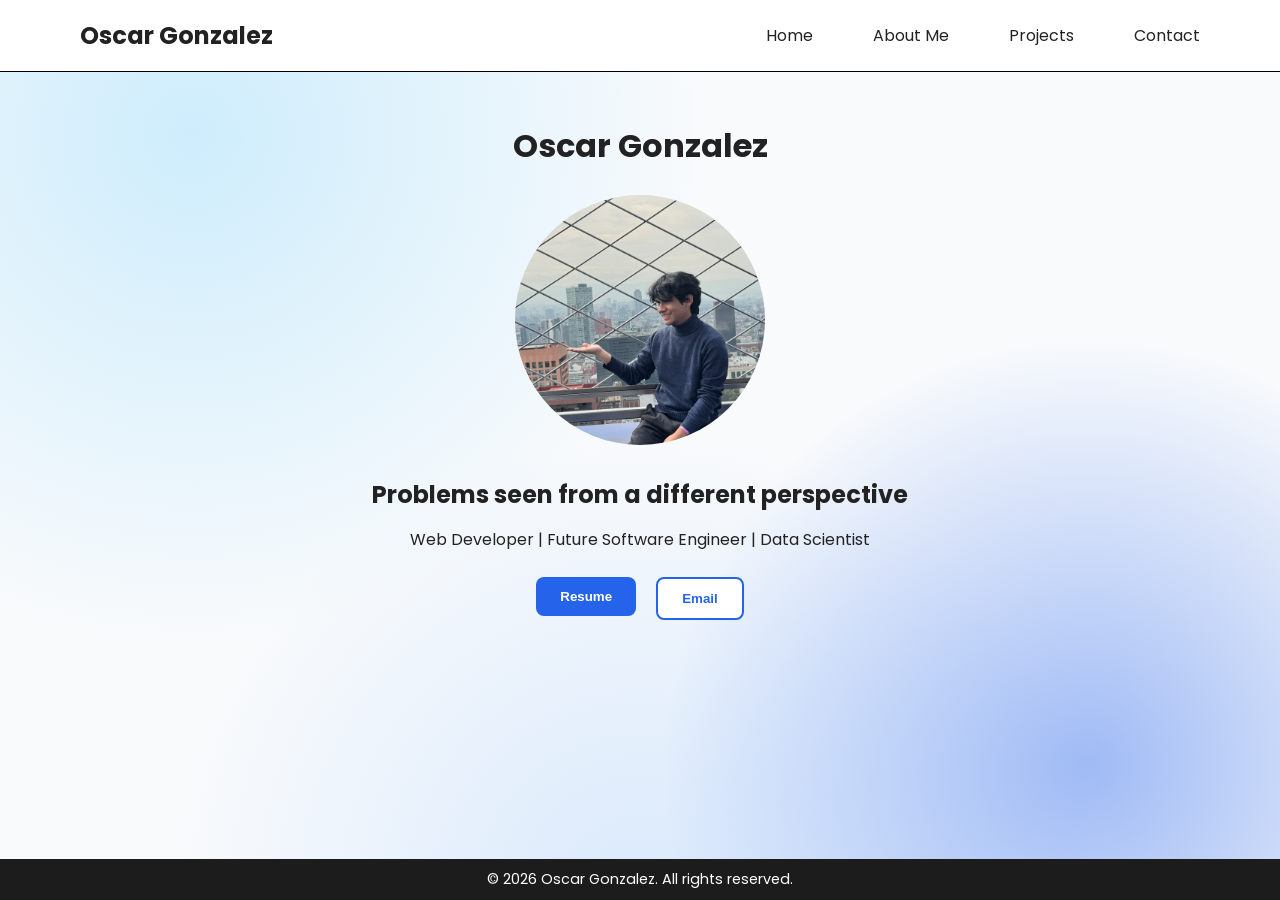
<file: index.html>
<!DOCTYPE html>
<html lang="en">
    <head>
        <meta charset="UTF-8">
        <meta name="viewport" content="width=device-width, initial-scale=1.0">
        <title>Home Menu </title>

        <link rel="preconnect" href="https://fonts.googleapis.com">
        <link rel="preconnect" href="https://fonts.gstatic.com" crossorigin>
        <link href="https://fonts.googleapis.com/css2?family=Poppins:wght@400;600;700&display=swap" rel="stylesheet">
        <link rel="stylesheet" href="style.css">
    </head>

    <body>
        <header>
            <nav>
                <h2>Oscar Gonzalez</h2>

                <div class="menu">
                    <a href="index.html">Home</a>
                    <a href="about-me.html">About Me</a>
                    <a href="projects.html">Projects</a>
                    <a href="contact.html">Contact</a>
                </div>
            </nav>
        </header>

        <main>
            <div class="intro">
                <div class="intro-text">
                    <h1>Oscar Gonzalez</h1>

                    <div class="profilepicture">
                        <img src="images/Profile.JPEG" alt="Foto de perfil">
                    </div>

                    <h2>Problems seen from a different perspective</h2>
                    <p>Web Developer | Future Software Engineer | Data Scientist</p>
                </div>

                <div class="buttons">
                    <div class="resume">
                        <a href="archives/Resume.pdf" target="_blank"><button>Resume</button></a>
                    </div>

                    <div class="email">
                        <a href="mailto:miguel.alonso2487@gmail.com"><button>Email</button></a>
                    </div>
                </div>
            </div>
        </main>

        <footer>
            <p>&copy; 2026 Oscar Gonzalez. All rights reserved.</p>
        </footer>
    </body>
</html>
</file>
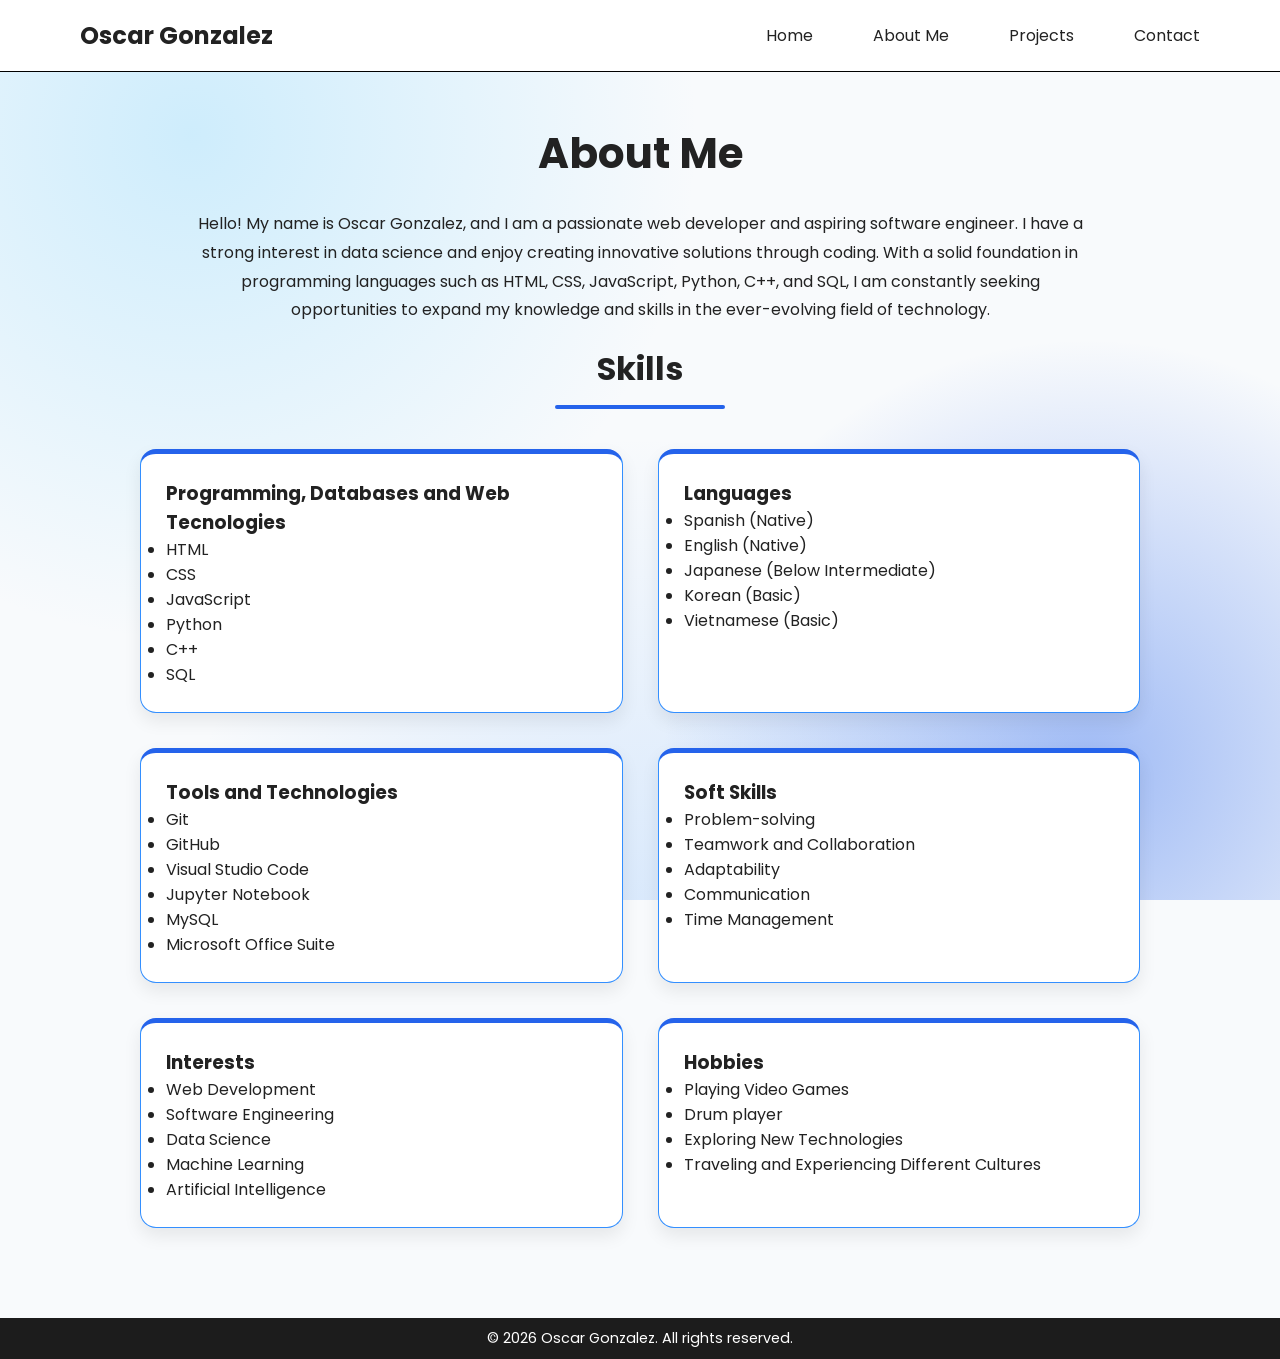
<file: about-me.html>
<!DOCTYPE html>
<html lang="en">
    <head>
        <meta charset="UTF-8">
        <meta name="viewport" content="width=device-width, initial-scale=1.0">
        <title>Home Menu </title>

        <link rel="preconnect" href="https://fonts.googleapis.com">
        <link rel="preconnect" href="https://fonts.gstatic.com" crossorigin>
        <link href="https://fonts.googleapis.com/css2?family=Poppins:wght@400;600;700&display=swap" rel="stylesheet">
        <link rel="stylesheet" href="style.css">
    </head>

    <body>
        <header>
            <nav>
                <h2>Oscar Gonzalez</h2>

                <div class="menu">
                    <a href="index.html">Home</a>
                    <a href="about-me.html">About Me</a>
                    <a href="projects.html">Projects</a>
                    <a href="contact.html">Contact</a>
                </div>
            </nav>
        </header>

        <main>
            <section id="about-me">
                <h2>About Me</h2>
                <p>Hello! My name is Oscar Gonzalez, and I am a passionate web developer and aspiring software engineer. I have a strong interest in data science and enjoy creating innovative solutions through coding. With a solid foundation in programming languages such as HTML, CSS, JavaScript, Python, C++, and SQL, I am constantly seeking opportunities to expand my knowledge and skills in the ever-evolving field of technology.</p>
            </section>

            <section id="skills">
                <h2>Skills</h2>

                <div class="skills-container">
                    <div class="skill-card">
                        <h3>Programming, Databases and Web Tecnologies</h3>
                        <ul>
                            <li>HTML</li>
                            <li>CSS</li>
                            <li>JavaScript</li>
                            <li>Python</li>
                            <li>C++</li>
                            <li>SQL</li>
                        </ul>
                    </div>

                    <div class="skill-card">
                        <h3>Languages</h3>
                        <ul>
                            <li>Spanish (Native)</li>
                            <li>English (Native)</li>
                            <li>Japanese (Below Intermediate)</li>
                            <li>Korean (Basic)</li>
                            <li>Vietnamese (Basic)</li>
                        </ul>
                    </div>

                    <div class="skill-card">
                        <h3>Tools and Technologies</h3>
                        <ul>
                            <li>Git</li>
                            <li>GitHub</li>
                            <li>Visual Studio Code</li>
                            <li>Jupyter Notebook</li>
                            <li>MySQL</li>
                            <li>Microsoft Office Suite</li>
                        </ul>
                    </div>

                    <div class="skill-card">
                        <h3>Soft Skills</h3>
                        <ul>
                            <li>Problem-solving</li>
                            <li>Teamwork and Collaboration</li>
                            <li>Adaptability</li>
                            <li>Communication</li>
                            <li>Time Management</li>
                        </ul>
                    </div>

                    <div class="skill-card">
                        <h3>Interests</h3>
                        <ul>
                            <li>Web Development</li>
                            <li>Software Engineering</li>
                            <li>Data Science</li>
                            <li>Machine Learning</li>
                            <li>Artificial Intelligence</li>
                        </ul>
                    </div>

                    <div class="skill-card">
                        <h3>Hobbies</h3>
                        <ul>
                            <li>Playing Video Games</li>
                            <li>Drum player</li>
                            <li>Exploring New Technologies</li>
                            <li>Traveling and Experiencing Different Cultures</li>
                        </ul>
                    </div>
                </div>
            </section>
        </main>

        <footer>
            <p>&copy; 2026 Oscar Gonzalez. All rights reserved.</p>
        </footer>
    </body>
</html>
</file>
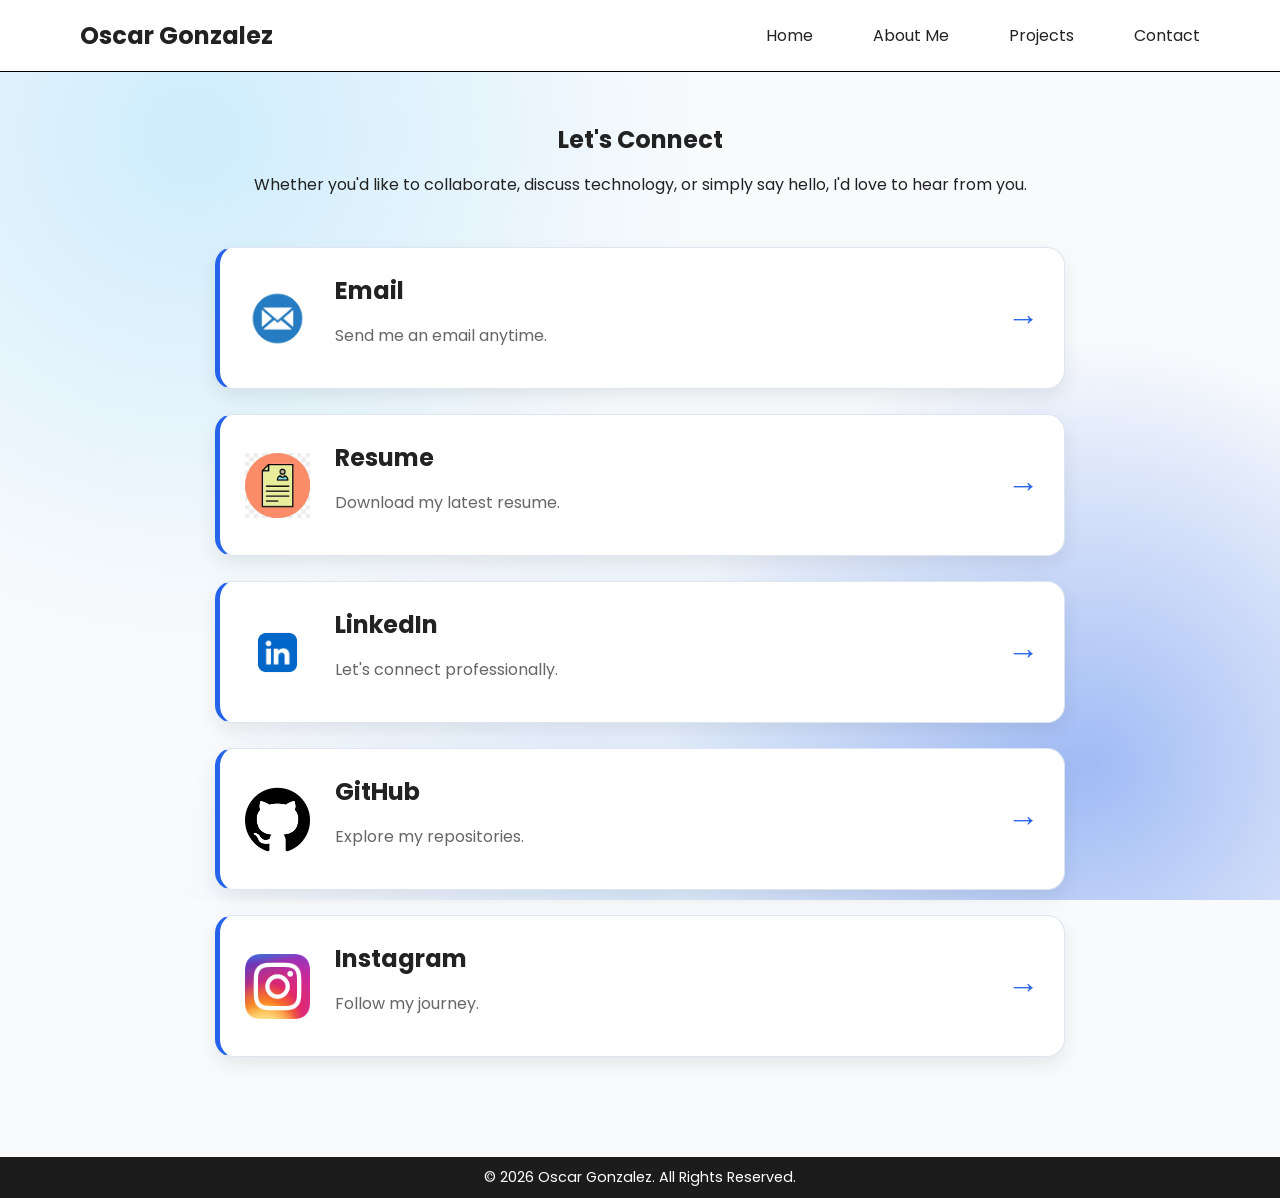
<file: contact.html>
<!DOCTYPE html>
<html lang="en">
    <head>
        <meta charset="UTF-8">
        <meta name="viewport" content="width=device-width, initial-scale=1.0">
        <title>Contact</title>

        <link rel="preconnect" href="https://fonts.googleapis.com">
        <link rel="preconnect" href="https://fonts.gstatic.com" crossorigin>
        <link href="https://fonts.googleapis.com/css2?family=Poppins:wght@400;600;700&display=swap" rel="stylesheet">
        <link rel="stylesheet" href="style.css">
    </head>

    <body>
        <header>
            <nav>
                <h2>Oscar Gonzalez</h2>

                <div class="menu">
                    <a href="index.html">Home</a>
                    <a href="about-me.html">About Me</a>
                    <a href="projects.html">Projects</a>
                    <a href="contact.html">Contact</a>
                </div>
            </nav>
        </header>

        <main>
            <section class="contact">
                <h1>Let's Connect</h1>

                <p>
                    Whether you'd like to collaborate, discuss technology,
                    or simply say hello, I'd love to hear from you.
                </p>

                <div class="social-container">
                    <a class="social-card" href="mailto:miguel.alonso2487@gmail.com">
                        <img src="images/Emailogo.jpg">

                        <div class="social-text">
                            <h3>Email</h3>
                            <p>Send me an email anytime.</p>
                        </div>

                        <span class="arrow">→</span>
                    </a>

                    <a class="social-card" href="archives/Resume.pdf" target="_blank">
                        <img src="images/resumelogo.jpg">

                        <div class="social-text">
                            <h3>Resume</h3>
                            <p>Download my latest resume.</p>
                        </div>

                        <span class="arrow">→</span>
                    </a>

                    <a class="social-card" href="https://www.linkedin.com/in/oscar-gonzalez-b62ab1249" target="_blank">
                        <img src="images/linkedinlogo.png">

                        <div class="social-text">
                            <h3>LinkedIn</h3>
                            <p>Let's connect professionally.</p>
                        </div>

                        <span class="arrow">→</span>
                    </a>

                    <a class="social-card" href="https://github.com/bibplosss" target="_blank">
                        <img src="images/Githublogo.png">

                        <div class="social-text">
                            <h3>GitHub</h3>
                            <p>Explore my repositories.</p>
                        </div>

                        <span class="arrow">→</span>
                    </a>

                    <a class="social-card" href="https://www.instagram.com/bibploss/" target="_blank">
                        <img src="images/Instagramlogo.png">

                        <div class="social-text">
                            <h3>Instagram</h3>
                            <p>Follow my journey.</p>
                        </div>

                        <span class="arrow">→</span>
                    </a>
                </div>
            </section>
        </main>

        <footer>
            <p>&copy; 2026 Oscar Gonzalez. All Rights Reserved.</p>
        </footer>
    </body>
</html>
</file>
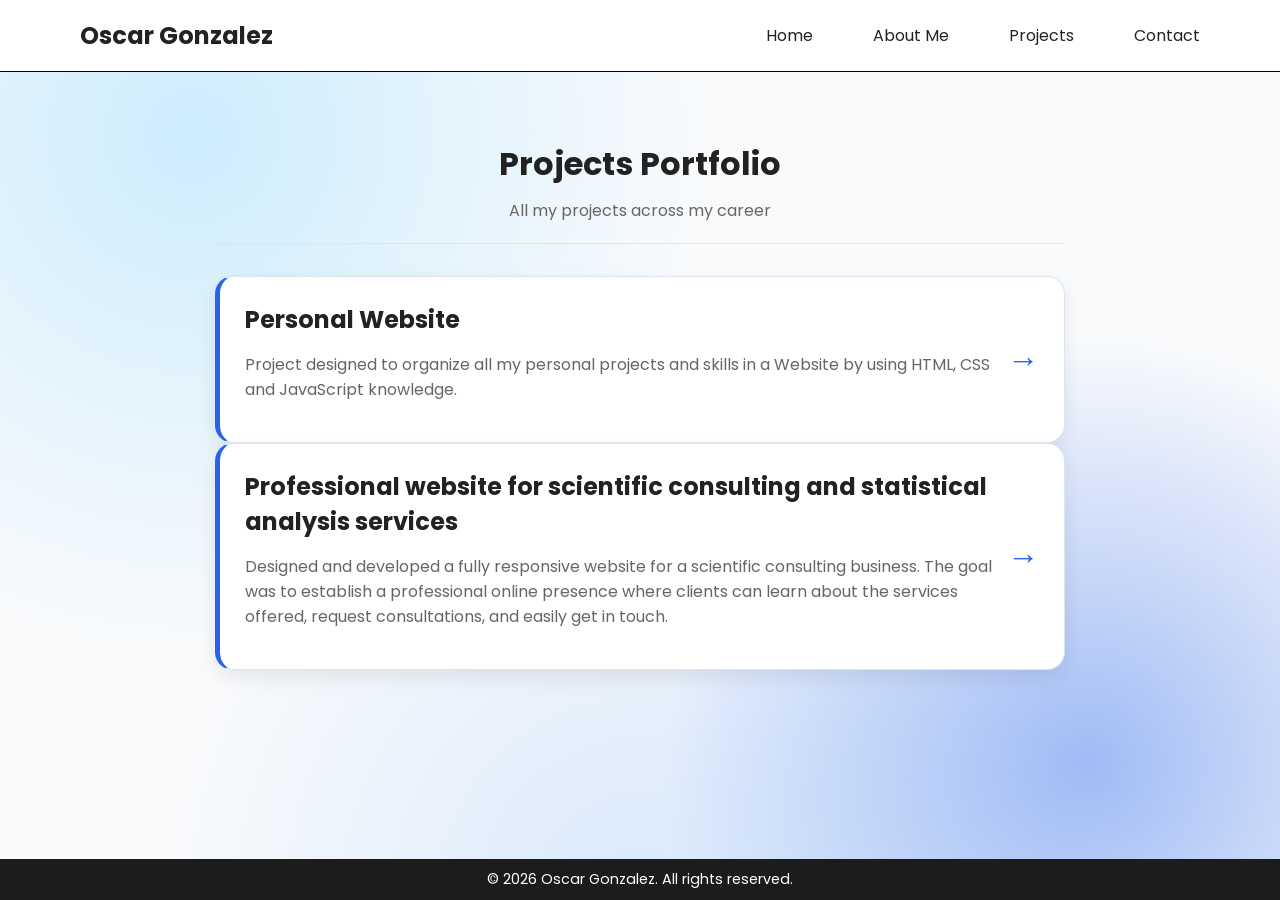
<file: projects.html>
<!DOCTYPE html>
<html lang="en">
    <head>
        <meta charset="UTF-8">
        <meta name="viewport" content="width=device-width, initial-scale=1.0">
        <title>Home Menu </title>

        <link rel="preconnect" href="https://fonts.googleapis.com">
        <link rel="preconnect" href="https://fonts.gstatic.com" crossorigin>
        <link href="https://fonts.googleapis.com/css2?family=Poppins:wght@400;600;700&display=swap" rel="stylesheet">
        <link rel="stylesheet" href="style.css">
    </head>

    <body>
        <header>
            <nav>
                <h2>Oscar Gonzalez</h2>

                <div class="menu">
                    <a href="index.html">Home</a>
                    <a href="about-me.html">About Me</a>
                    <a href="projects.html">Projects</a>
                    <a href="contact.html">Contact</a>
                </div>
            </nav>
        </header>

        <section class="projects">
            <div class="projects-intro">
                <h1>Projects Portfolio</h1>
                <p>All my projects across my career</p>
            </div>

            <div class="project-container">
                <a class="project-card" href="https://bibplosss.github.io/Oscar-Portfolio/index.html" target="_blank">
                    <div class="project-text">
                        <h3>Personal Website</h3>
                        <p>Project designed to organize all my personal projects and skills in a Website by using HTML, CSS and JavaScript knowledge.</p>
                    </div>

                    <span class="arrow">→</span>
                </a>
            </div>

            <div class="project-container">
                <a class="project-card" href="https://inteligenciacientifica.mx" target="_blank">
                    <div class="project-text">
                        <h3>Professional website for scientific consulting and statistical analysis services</h3>
                        <p>Designed and developed a fully responsive website for a scientific consulting business. The goal was to establish a professional online presence where clients can learn about the services offered, request consultations, and easily get in touch.</p>
                    </div>

                    <span class="arrow">→</span>
                </a>
            </div>
        </section>

        <footer>
            <p>&copy; 2026 Oscar Gonzalez. All rights reserved.</p>
        </footer>
    </body>
</html>
</file>
<file: style.css>
*{
    margin:0;
    padding:0;
    box-sizing:border-box;
}

html{
    min-height:100%;
}

body{
    font-family:"Poppins",sans-serif;
    color:#222;

    display:flex;
    flex-direction:column;

    min-height:100vh;

    background-color:#f8fafc;
    background-image:
        radial-gradient(circle at 85% 85%, rgba(37,99,235,0.42) 0, transparent 32%),
        radial-gradient(circle at 15% 15%, rgba(125,211,252,0.34) 0, transparent 38%),
        radial-gradient(circle at 50% 100%, rgba(96,165,250,0.2) 0, transparent 42%);
    background-attachment:fixed;
    background-size:cover;
}

header{

    border-bottom:1px solid #000000;
    background:white;
}

nav{

    display:flex;
    justify-content:space-between;
    align-items:center;
    
    max-width:1200px;
    margin:auto;

    padding:18px 40px;
}

.menu{

    display:flex;
    gap:60px;
}

nav a{

    color:#222;
    text-decoration:none;

    transition:.3s;
}

nav a:hover{

    color:#2563eb;
    transform:translateY(-2px);
}

main{

    flex:1;

    width:100%;
    max-width:1200px;

    margin:auto;

    text-align:center;

    padding:50px 20px;
}

.profilepicture img{

    width:250px;
    height:250px;

    object-fit:cover;

    border-radius:50%;

    margin:25px 0;
}

p{

    margin:15px 0;
}

.buttons{

    display:flex;
    justify-content:center;
    gap:20px;

    margin-top:25px;
}

.buttons button{

    padding:12px 24px;

    border-radius:8px;

    font-weight:bold;

    transition:.3s;
}

.buttons button:hover{

    transform:translateY(-4px);
}

.resume button{

    background:#2563eb;
    color:white;

    border:none;

    cursor:pointer;
}

.email button{

    background:white;

    color:#2563eb;

    border:2px solid #2563eb;

    cursor:pointer;
}

#about-me{

    text-align:center;
}

#about-me h2{

    font-size:42px;

    margin-bottom:25px;
}

#about-me p{

    max-width:900px;

    margin:20px auto;

    line-height:1.8;
}

.skills-container{

    display:grid;

    grid-template-columns:repeat(2,1fr);

    gap:35px;

    max-width:1000px;

    margin:40px auto;
}

.skill-card{

    background:white;

    padding:25px;

    border-radius:16px;

    border:1px solid #338fff;

    border-top:5px solid #2563eb;

    box-shadow:0 8px 18px rgba(0,0,0,.08);

    text-align:left;

    transition:.35s;
}

.skill-card:hover{

    transform:translateY(-8px);

    box-shadow:0 18px 35px rgba(0,0,0,.15);
}

#skills h2{

    font-size:2rem;
}

#skills h2::after{

    content:"";

    display:block;

    width:170px;

    height:4px;

    background:#2563eb;

    margin:12px auto 0;

    border-radius:50px;
}

#smedia{

    flex:1;

    padding:60px 20px;

    text-align:center;
}

.social-container{

    max-width:850px;

    margin:50px auto;

    display:flex;

    flex-direction:column;

    gap:25px;
}

.social-card{

    display:flex;

    align-items:center;

    justify-content:space-between;

    background:white;

    padding:25px;

    border-radius:18px;

    text-decoration:none;

    color:#222;

    border:1px solid #dce5f0;

    border-left:5px solid #2563eb;

    box-shadow:0 8px 20px rgba(0,0,0,.08);

    transition:.35s;
}

.social-card:hover{

    transform:translateY(-6px);

    box-shadow:0 20px 40px rgba(0,0,0,.15);
}

.social-card img{

    width:65px;
    height:65px;

    object-fit:contain;

    margin-right:25px;
}

.social-text{

    flex:1;

    text-align:left;
}

.social-text h3{

    font-size:1.5rem;
}

.social-text p{

    color:#666;
}

.arrow{

    font-size:2rem;

    color:#2563eb;

    transition:.3s;
}

.projects {
    max-width: 1000px;
    margin: 36px auto 0;
    padding: 32px 24px 40px;
}

.projects-intro {
    text-align: center;
    margin-bottom: 32px;
    padding-bottom: 20px;
    border-bottom: 1px solid #dce5f0;
}

.projects-intro h1 {
    margin-bottom: 10px;
    font-size: 2rem;
}

.projects-intro p {
    margin: 0;
    color: #666;
}

.project-card:hover .arrow{

    transform:translateX(10px);
}

.project-container{
    max-width: 850px;
    margin: 0 auto;
    display: flex;
    flex-direction: column;
    gap: 20px;
}

.project-card{

    display:flex;

    align-items:center;

    justify-content:space-between;

    background:white;

    padding:25px;

    border-radius:18px;

    text-decoration:none;

    color:#222;

    border:1px solid #dce5f0;

    border-left:5px solid #2563eb;

    box-shadow:0 8px 20px rgba(0,0,0,.08);

    transition:.35s;
}

.project-card:hover{

    transform:translateY(-6px);

    box-shadow:0 20px 40px rgba(0,0,0,.15);
}

.project-text{

    flex:1;

    text-align:left;
}

.project-text h3{

    font-size:1.5rem;
}

.project-text p{

    color:#666;
}

.project-card:hover .arrow{

    transform:translateX(10px);
}

/* ==========================
   FOOTER
========================== */

footer{

    margin-top:auto;

    background:#1c1c1c;

    color:white;

    text-align:center;

    padding: 10px;

    font-size:.9rem;
}

footer p{

    margin:0;
}

/* ==========================
   RESPONSIVE
========================== */

@media(max-width:900px){

    nav{

        flex-direction:column;
        gap:20px;
    }

    .menu{

        flex-wrap:wrap;
        justify-content:center;
        gap:20px;
    }

    .skills-container{

        grid-template-columns:1fr;
    }

    .social-card{

        flex-direction:column;
        text-align:center;
    }

    .social-text{

        text-align:center;
        margin:20px 0;
    }

}
</file>
